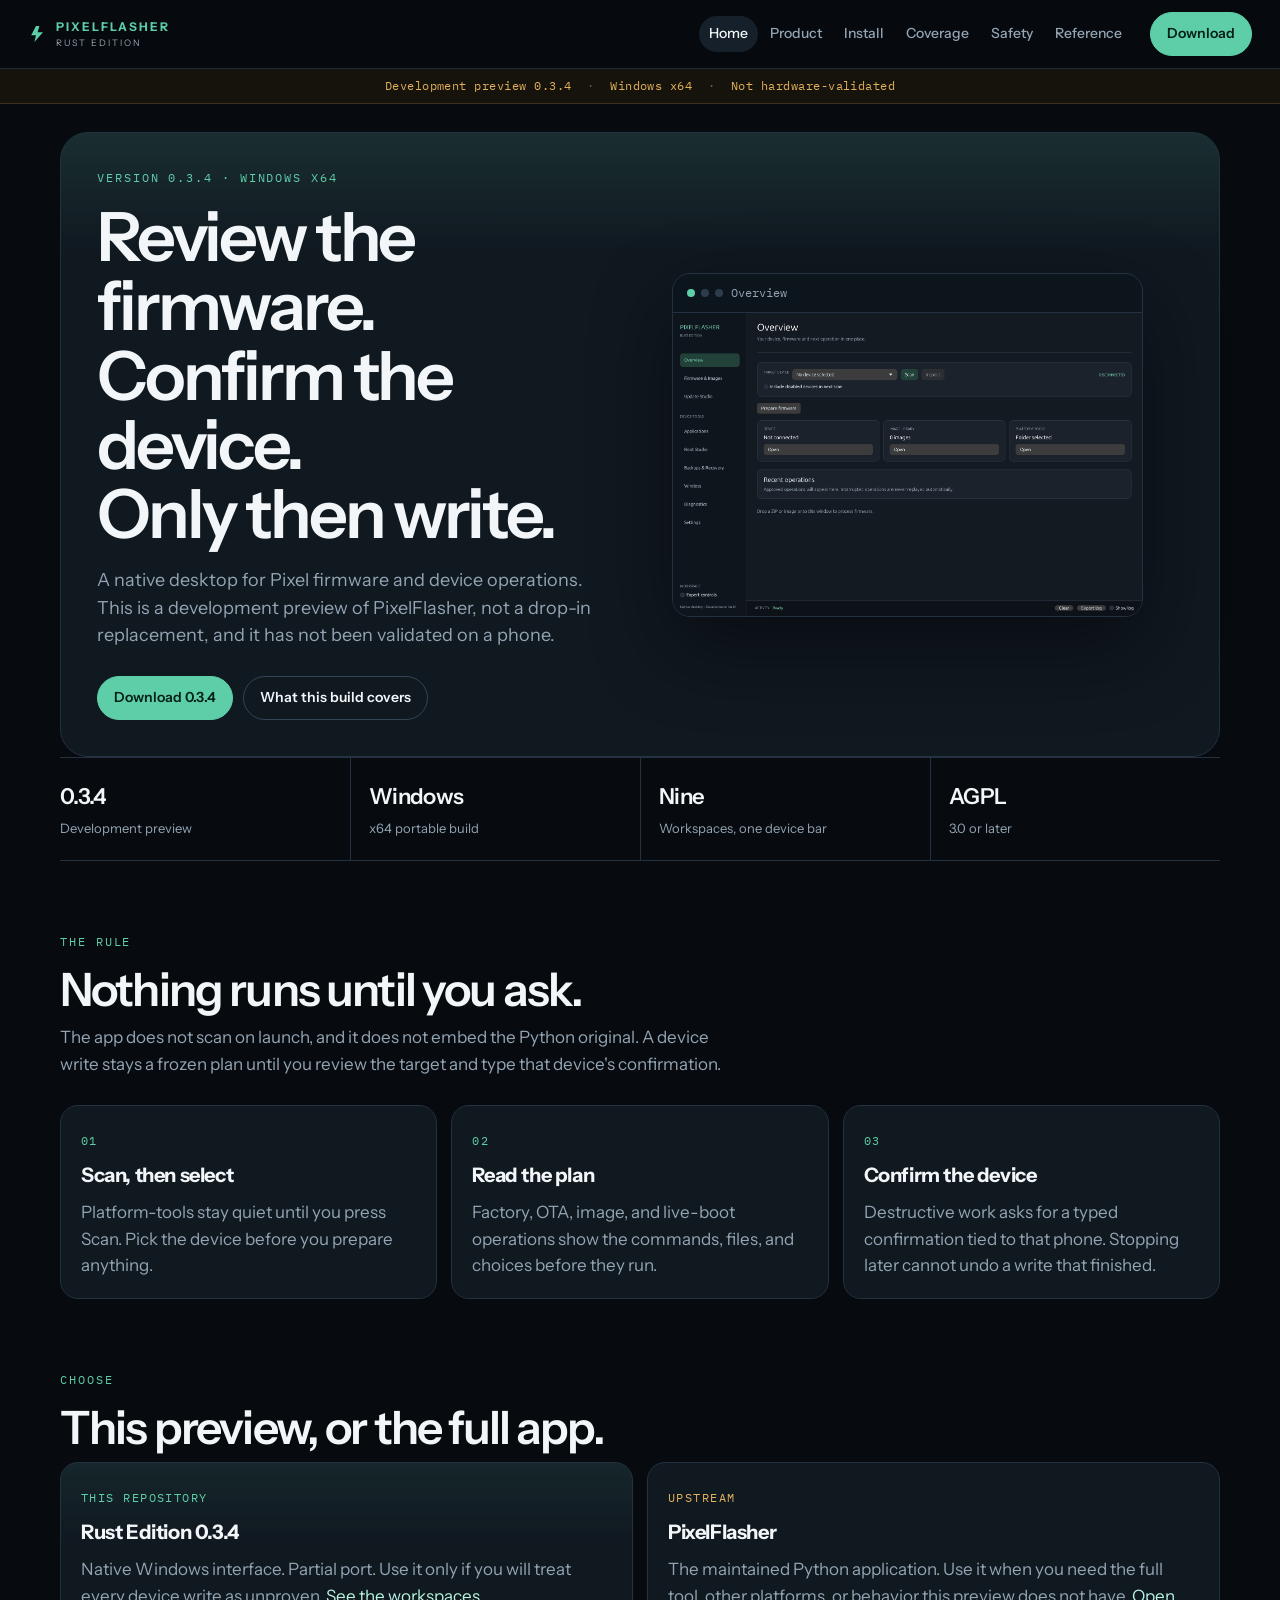
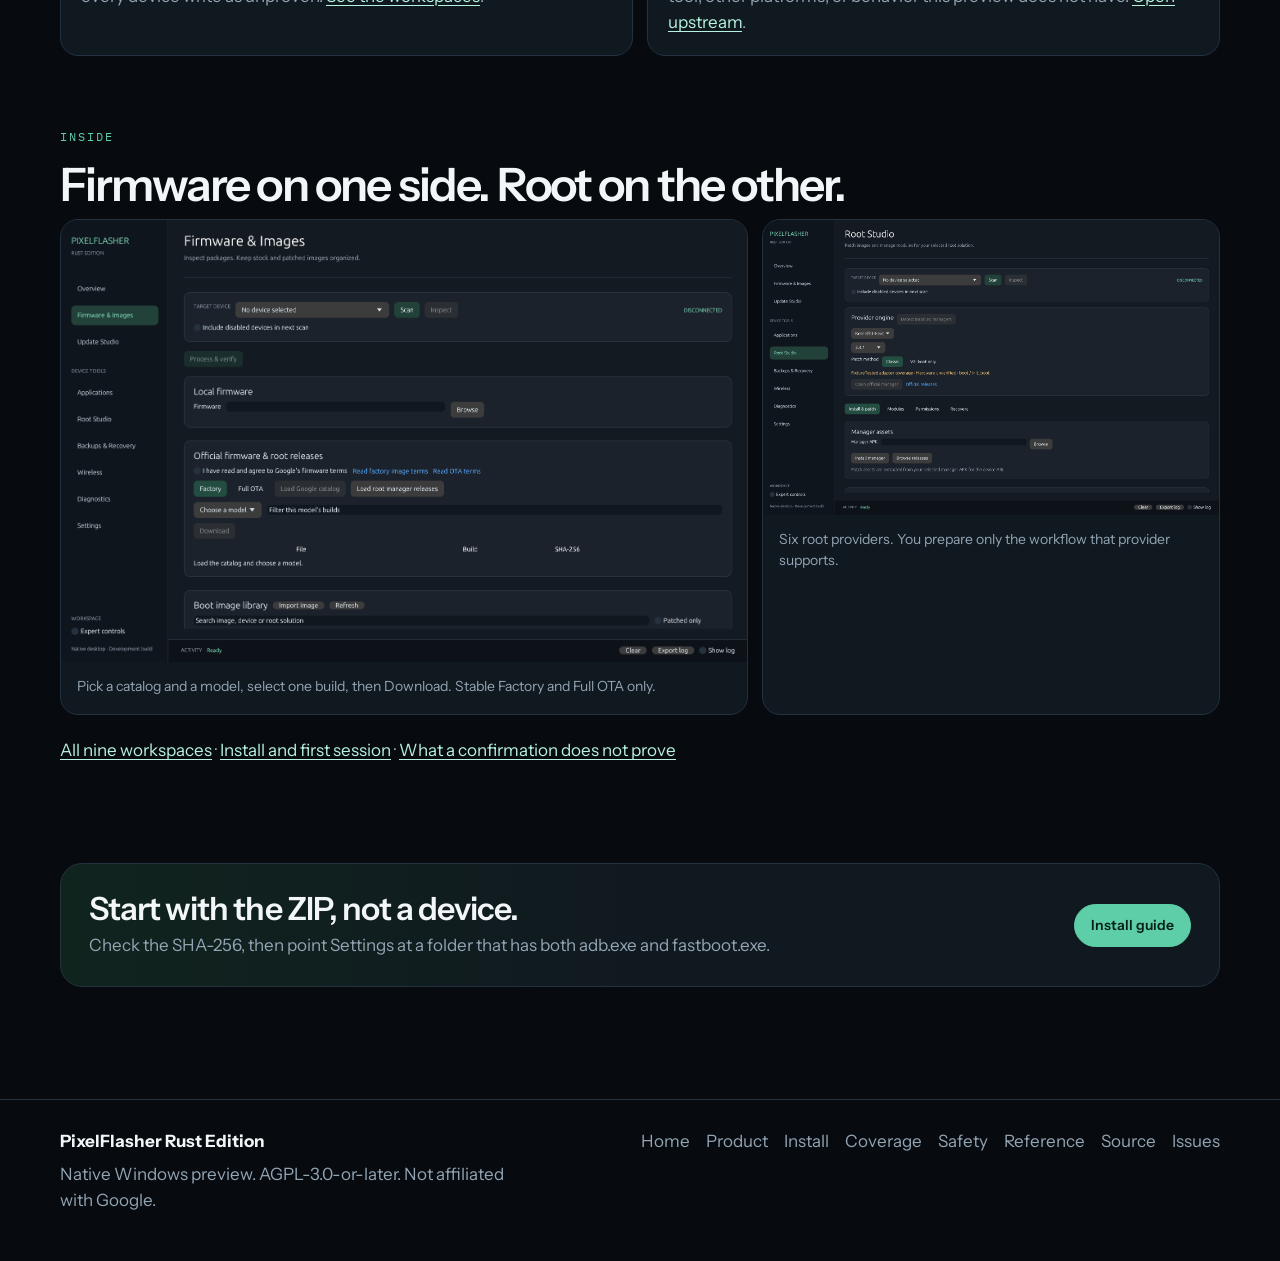
<file: docs/index.html>
<!DOCTYPE html>
<html lang="en">
<head>
  <meta charset="utf-8">
  <meta name="viewport" content="width=device-width, initial-scale=1">
  <title>PixelFlasher Rust Edition</title>
  <meta name="description" content="Native Windows preview for reviewing Pixel firmware and device operations before anything is written.">
  <meta name="theme-color" content="#070b10">
  <link rel="icon" href="favicon.svg" type="image/svg+xml">
  <link rel="preconnect" href="https://fonts.googleapis.com">
  <link rel="preconnect" href="https://fonts.gstatic.com" crossorigin>
  <link href="https://fonts.googleapis.com/css2?family=IBM+Plex+Mono:wght@400;500&family=Instrument+Sans:ital,wght@0,400;0,500;0,600;0,700;1,400&display=swap" rel="stylesheet">
  <link rel="stylesheet" href="app.css?v=3">
</head>
<body class="home">
  <a class="skip" href="#content">Skip to content</a>
  <header class="bar">
    <a class="brand" href="index.html">
      <svg width="18" height="18" viewBox="0 0 18 18" aria-hidden="true"><path d="M8 1 3.2 10.2H8L6.4 17 15 7.2H9.6L11.4 1Z" fill="#5ecea8"/></svg>
      <span><b>PIXELFLASHER</b><small>RUST EDITION</small></span>
    </a>
    <nav class="nav" aria-label="Site">
      <a href="index.html" aria-current="page">Home</a>
<a href="product.html">Product</a>
<a href="install.html">Install</a>
<a href="coverage.html">Coverage</a>
<a href="safety.html">Safety</a>
<a href="reference.html">Reference</a>
    </nav>
    <a class="btn" href="https://github.com/contactjayclatty/PixelFlasher-Rust-Edition/releases">Download</a>
  </header>
  <div class="ribbon">Development preview 0.3.4 <span>·</span> Windows x64 <span>·</span> Not hardware-validated</div>
  <main id="content">
    
<div class="wrap hero">
  <div>
    <p class="kicker">Version 0.3.4 · Windows x64</p>
    <h1>Review the firmware.<br>Confirm the device.<br>Only then write.</h1>
    <p class="lede">A native desktop for Pixel firmware and device operations. This is a development preview of PixelFlasher, not a drop-in replacement, and it has not been validated on a phone.</p>
    <div class="actions">
      <a class="btn" href="https://github.com/contactjayclatty/PixelFlasher-Rust-Edition/releases">Download 0.3.4</a>
      <a class="btn-ghost" href="coverage.html">What this build covers</a>
    </div>
  </div>
  <figure class="frame">
    <div class="frame-bar"><span class="dots" aria-hidden="true"><i></i><i></i><i></i></span> Overview</div>
    <img src="screenshots/overview.png" alt="PixelFlasher Rust Edition overview, with the device bar, Scan, and status cards">
  </figure>
</div>
<div class="wrap stats" aria-label="Release facts">
  <div class="stat"><strong>0.3.4</strong><em>Development preview</em></div>
  <div class="stat"><strong>Windows</strong><em>x64 portable build</em></div>
  <div class="stat"><strong>Nine</strong><em>Workspaces, one device bar</em></div>
  <div class="stat"><strong>AGPL</strong><em>3.0 or later</em></div>
</div>
<section class="wrap section">
  <p class="kicker">The rule</p>
  <h2>Nothing runs until you ask.</h2>
  <p class="intro">The app does not scan on launch, and it does not embed the Python original. A device write stays a frozen plan until you review the target and type that device's confirmation.</p>
  <div class="grid-3">
    <article class="card"><span class="num">01</span><h3>Scan, then select</h3><p>Platform-tools stay quiet until you press Scan. Pick the device before you prepare anything.</p></article>
    <article class="card"><span class="num">02</span><h3>Read the plan</h3><p>Factory, OTA, image, and live-boot operations show the commands, files, and choices before they run.</p></article>
    <article class="card"><span class="num">03</span><h3>Confirm the device</h3><p>Destructive work asks for a typed confirmation tied to that phone. Stopping later cannot undo a write that finished.</p></article>
  </div>
</section>
<section class="wrap section" style="padding-top:0">
  <p class="kicker">Choose</p>
  <h2>This preview, or the full app.</h2>
  <div class="split">
    <article class="choice good">
      <em>THIS REPOSITORY</em>
      <h3>Rust Edition 0.3.4</h3>
      <p>Native Windows interface. Partial port. Use it only if you will treat every device write as unproven. <a href="product.html">See the workspaces</a>.</p>
    </article>
    <article class="choice warn">
      <em>UPSTREAM</em>
      <h3>PixelFlasher</h3>
      <p>The maintained Python application. Use it when you need the full tool, other platforms, or behavior this preview does not have. <a href="https://github.com/badabing2005/PixelFlasher">Open upstream</a>.</p>
    </article>
  </div>
</section>
<section class="wrap section" style="padding-top:0">
  <p class="kicker">Inside</p>
  <h2>Firmware on one side. Root on the other.</h2>
  <div class="shots">
    <figure class="shot">
      <img src="screenshots/firmware.png" alt="Firmware and Images, with Factory and Full OTA catalog controls">
      <figcaption>Pick a catalog and a model, select one build, then Download. Stable Factory and Full OTA only.</figcaption>
    </figure>
    <figure class="shot">
      <img src="screenshots/root.png" alt="Root Studio with provider selection">
      <figcaption>Six root providers. You prepare only the workflow that provider supports.</figcaption>
    </figure>
  </div>
  <p class="intro" style="margin-top:22px"><a href="product.html">All nine workspaces</a> · <a href="install.html">Install and first session</a> · <a href="safety.html">What a confirmation does not prove</a></p>
</section>
<section class="wrap section" style="padding-top:0">
  <div class="band">
    <div>
      <h2>Start with the ZIP, not a device.</h2>
      <p>Check the SHA-256, then point Settings at a folder that has both adb.exe and fastboot.exe.</p>
    </div>
    <a class="btn" href="install.html">Install guide</a>
  </div>
</section>

  </main>
  <footer class="foot">
    <div class="wrap foot-grid">
      <div>
        <strong>PixelFlasher Rust Edition</strong>
        <p>Native Windows preview. AGPL-3.0-or-later. Not affiliated with Google.</p>
      </div>
      <div class="foot-links">
        <a href="index.html">Home</a>
        <a href="product.html">Product</a>
        <a href="install.html">Install</a>
        <a href="coverage.html">Coverage</a>
        <a href="safety.html">Safety</a>
        <a href="reference.html">Reference</a>
        <a href="https://github.com/contactjayclatty/PixelFlasher-Rust-Edition">Source</a>
        <a href="https://github.com/contactjayclatty/PixelFlasher-Rust-Edition/issues">Issues</a>
      </div>
    </div>
  </footer>
</body>
</html>
</file>
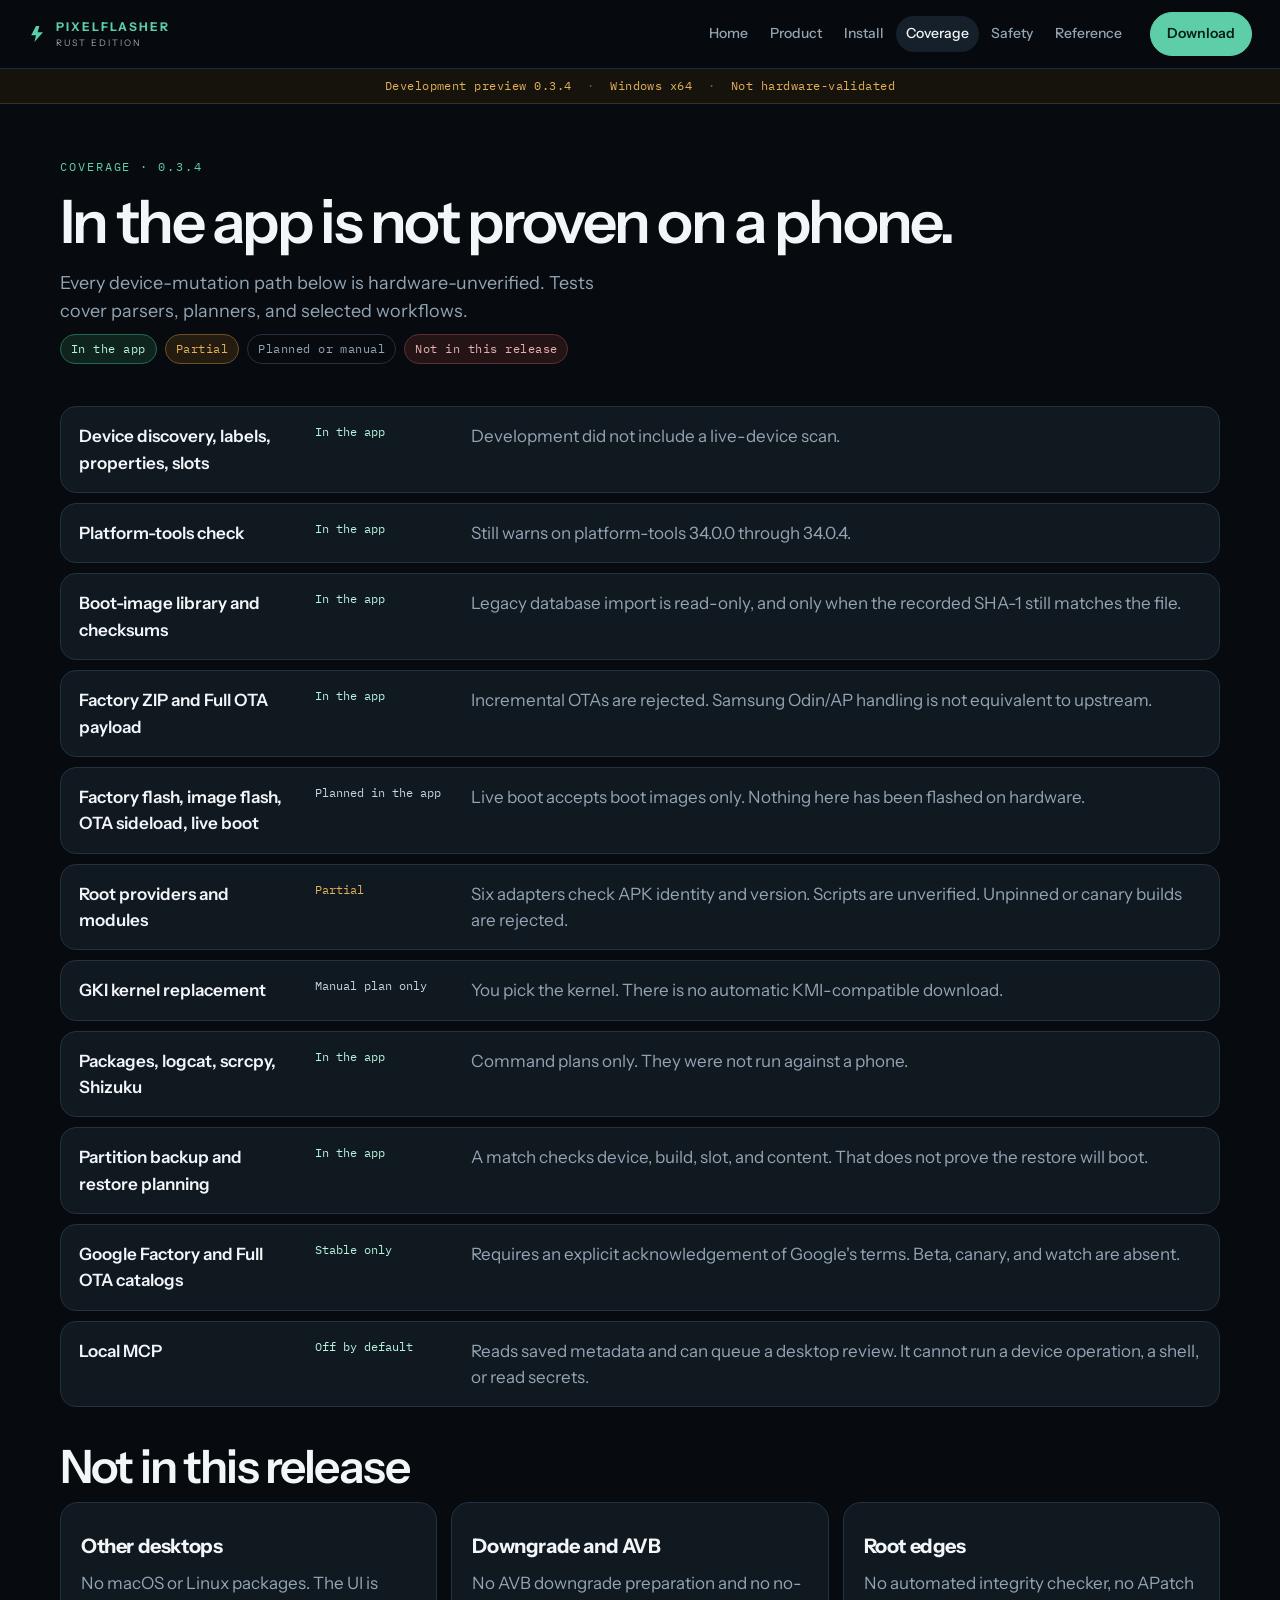
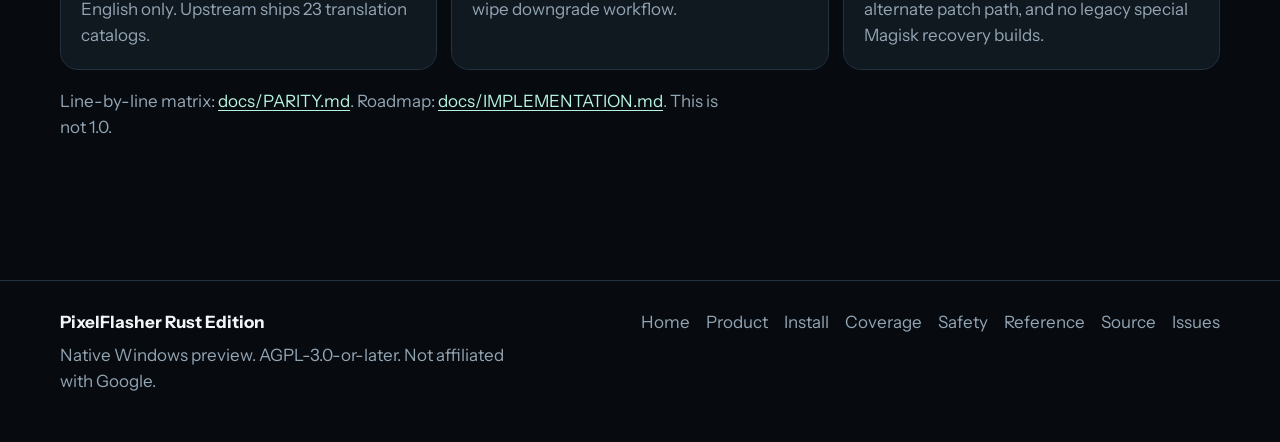
<file: docs/coverage.html>
<!DOCTYPE html>
<html lang="en">
<head>
  <meta charset="utf-8">
  <meta name="viewport" content="width=device-width, initial-scale=1">
  <title>Coverage · PixelFlasher Rust Edition</title>
  <meta name="description" content="What PixelFlasher Rust Edition 0.3.4 implements, what is partial, and what is not in this release.">
  <meta name="theme-color" content="#070b10">
  <link rel="icon" href="favicon.svg" type="image/svg+xml">
  <link rel="preconnect" href="https://fonts.googleapis.com">
  <link rel="preconnect" href="https://fonts.gstatic.com" crossorigin>
  <link href="https://fonts.googleapis.com/css2?family=IBM+Plex+Mono:wght@400;500&family=Instrument+Sans:ital,wght@0,400;0,500;0,600;0,700;1,400&display=swap" rel="stylesheet">
  <link rel="stylesheet" href="app.css?v=3">
</head>
<body class="sub">
  <a class="skip" href="#content">Skip to content</a>
  <header class="bar">
    <a class="brand" href="index.html">
      <svg width="18" height="18" viewBox="0 0 18 18" aria-hidden="true"><path d="M8 1 3.2 10.2H8L6.4 17 15 7.2H9.6L11.4 1Z" fill="#5ecea8"/></svg>
      <span><b>PIXELFLASHER</b><small>RUST EDITION</small></span>
    </a>
    <nav class="nav" aria-label="Site">
      <a href="index.html">Home</a>
<a href="product.html">Product</a>
<a href="install.html">Install</a>
<a href="coverage.html" aria-current="page">Coverage</a>
<a href="safety.html">Safety</a>
<a href="reference.html">Reference</a>
    </nav>
    <a class="btn" href="https://github.com/contactjayclatty/PixelFlasher-Rust-Edition/releases">Download</a>
  </header>
  <div class="ribbon">Development preview 0.3.4 <span>·</span> Windows x64 <span>·</span> Not hardware-validated</div>
  <main id="content">
    
<div class="wrap page">
  <p class="kicker">Coverage · 0.3.4</p>
  <h1>In the app is not proven on a phone.</h1>
  <p class="lede">Every device-mutation path below is hardware-unverified. Tests cover parsers, planners, and selected workflows.</p>
  <div class="pills">
    <span class="pill in">In the app</span>
    <span class="pill part">Partial</span>
    <span class="pill">Planned or manual</span>
    <span class="pill no">Not in this release</span>
  </div>
</div>
<section class="wrap section" style="padding-top:0">
  <div class="rows">
    <article class="row"><strong>Device discovery, labels, properties, slots</strong><span class="badge in">In the app</span><p>Development did not include a live-device scan.</p></article><article class="row"><strong>Platform-tools check</strong><span class="badge in">In the app</span><p>Still warns on platform-tools 34.0.0 through 34.0.4.</p></article><article class="row"><strong>Boot-image library and checksums</strong><span class="badge in">In the app</span><p>Legacy database import is read-only, and only when the recorded SHA-1 still matches the file.</p></article><article class="row"><strong>Factory ZIP and Full OTA payload</strong><span class="badge in">In the app</span><p>Incremental OTAs are rejected. Samsung Odin/AP handling is not equivalent to upstream.</p></article><article class="row"><strong>Factory flash, image flash, OTA sideload, live boot</strong><span class="badge plan">Planned in the app</span><p>Live boot accepts boot images only. Nothing here has been flashed on hardware.</p></article><article class="row"><strong>Root providers and modules</strong><span class="badge part">Partial</span><p>Six adapters check APK identity and version. Scripts are unverified. Unpinned or canary builds are rejected.</p></article><article class="row"><strong>GKI kernel replacement</strong><span class="badge plan">Manual plan only</span><p>You pick the kernel. There is no automatic KMI-compatible download.</p></article><article class="row"><strong>Packages, logcat, scrcpy, Shizuku</strong><span class="badge in">In the app</span><p>Command plans only. They were not run against a phone.</p></article><article class="row"><strong>Partition backup and restore planning</strong><span class="badge in">In the app</span><p>A match checks device, build, slot, and content. That does not prove the restore will boot.</p></article><article class="row"><strong>Google Factory and Full OTA catalogs</strong><span class="badge in">Stable only</span><p>Requires an explicit acknowledgement of Google's terms. Beta, canary, and watch are absent.</p></article><article class="row"><strong>Local MCP</strong><span class="badge in">Off by default</span><p>Reads saved metadata and can queue a desktop review. It cannot run a device operation, a shell, or read secrets.</p></article>
  </div>
  <h2 style="margin-top:36px">Not in this release</h2>
  <div class="grid-3">
    <article class="card"><h3>Other desktops</h3><p>No macOS or Linux packages. The UI is English only. Upstream ships 23 translation catalogs.</p></article>
    <article class="card"><h3>Downgrade and AVB</h3><p>No AVB downgrade preparation and no no-wipe downgrade workflow.</p></article>
    <article class="card"><h3>Root edges</h3><p>No automated integrity checker, no APatch alternate patch path, and no legacy special Magisk recovery builds.</p></article>
  </div>
  <p class="intro" style="margin-top:18px">Line-by-line matrix: <a href="https://github.com/contactjayclatty/PixelFlasher-Rust-Edition/blob/main/docs/PARITY.md">docs/PARITY.md</a>. Roadmap: <a href="https://github.com/contactjayclatty/PixelFlasher-Rust-Edition/blob/main/docs/IMPLEMENTATION.md">docs/IMPLEMENTATION.md</a>. This is not 1.0.</p>
</section>

  </main>
  <footer class="foot">
    <div class="wrap foot-grid">
      <div>
        <strong>PixelFlasher Rust Edition</strong>
        <p>Native Windows preview. AGPL-3.0-or-later. Not affiliated with Google.</p>
      </div>
      <div class="foot-links">
        <a href="index.html">Home</a>
        <a href="product.html">Product</a>
        <a href="install.html">Install</a>
        <a href="coverage.html">Coverage</a>
        <a href="safety.html">Safety</a>
        <a href="reference.html">Reference</a>
        <a href="https://github.com/contactjayclatty/PixelFlasher-Rust-Edition">Source</a>
        <a href="https://github.com/contactjayclatty/PixelFlasher-Rust-Edition/issues">Issues</a>
      </div>
    </div>
  </footer>
</body>
</html>
</file>
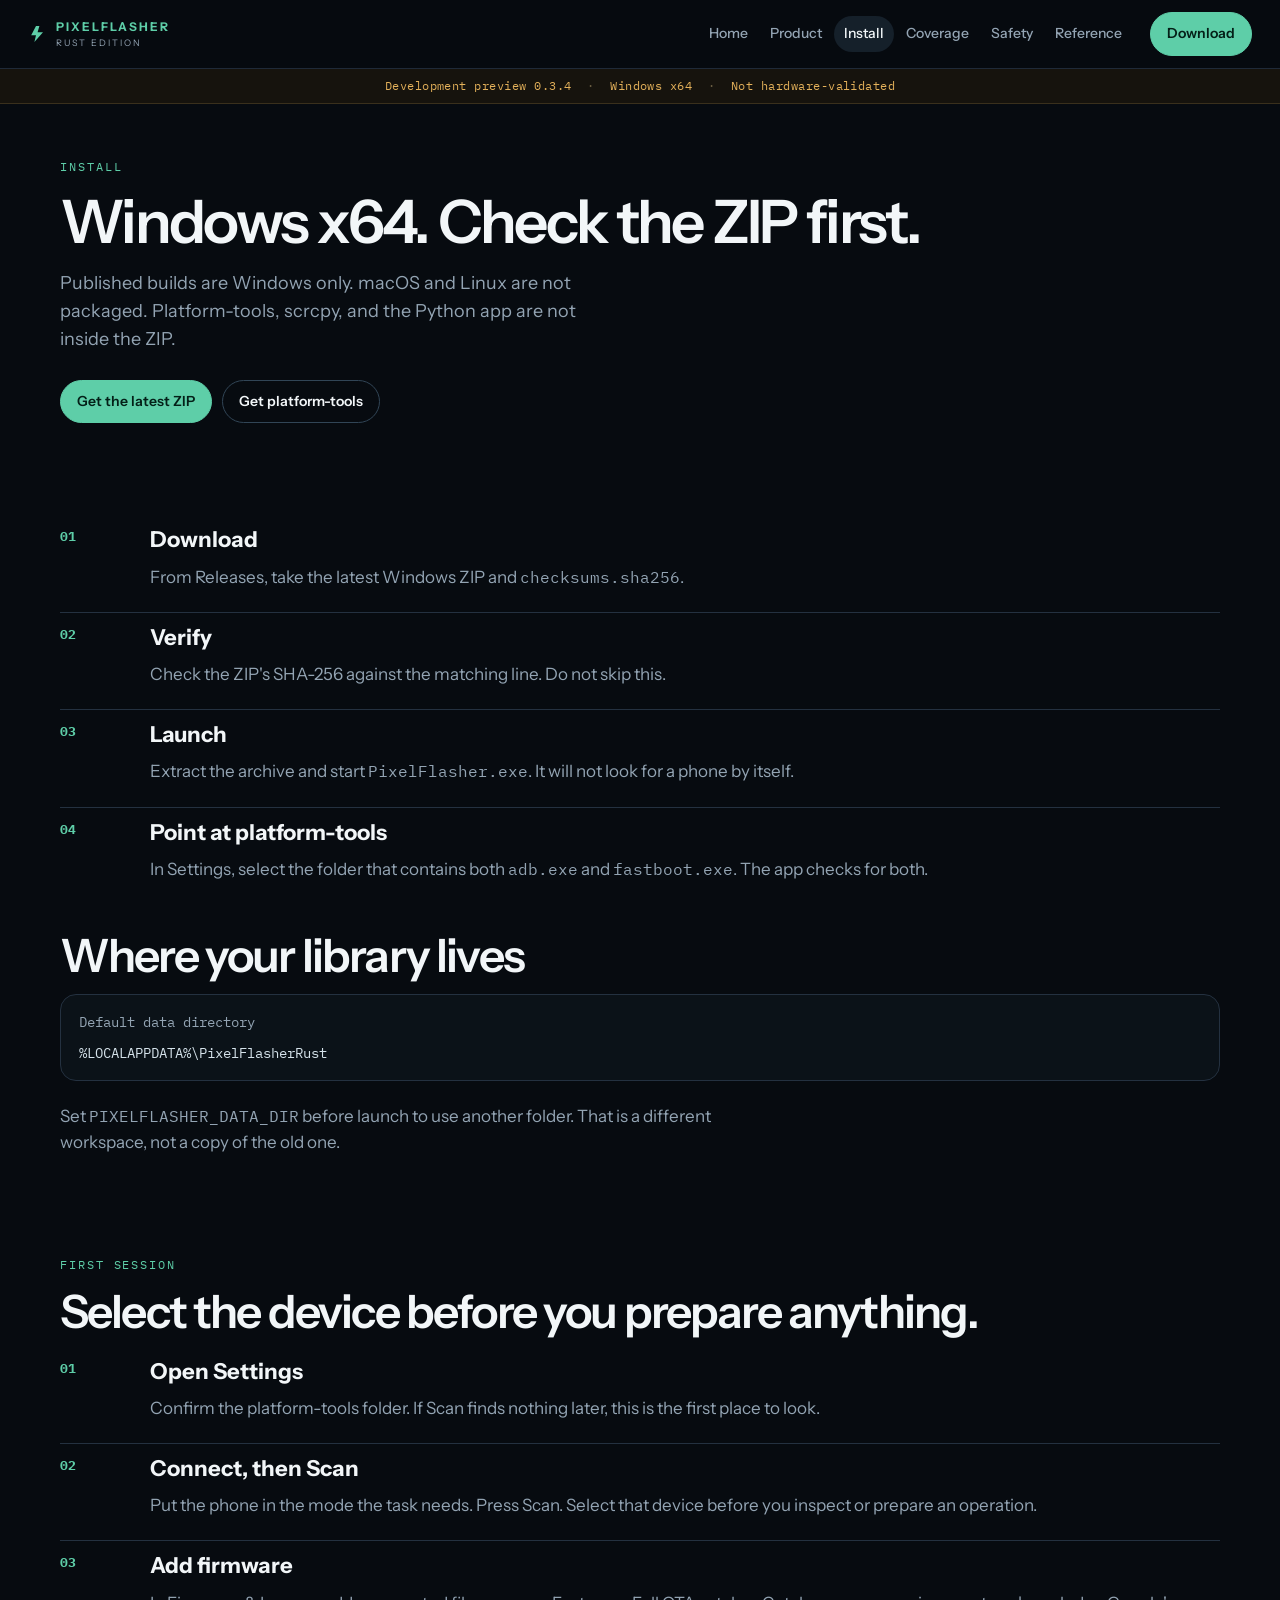
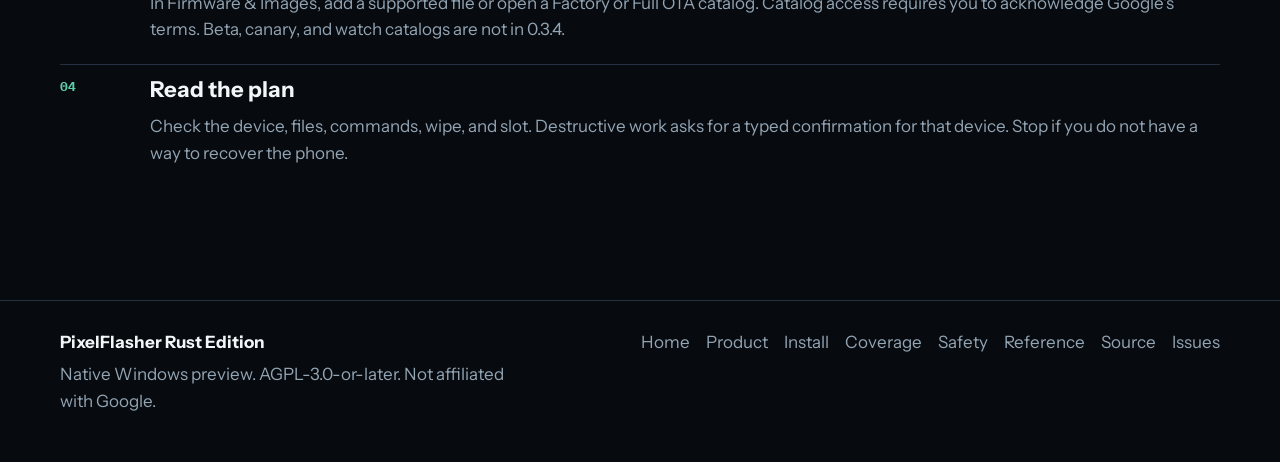
<file: docs/install.html>
<!DOCTYPE html>
<html lang="en">
<head>
  <meta charset="utf-8">
  <meta name="viewport" content="width=device-width, initial-scale=1">
  <title>Install · PixelFlasher Rust Edition</title>
  <meta name="description" content="Install the Windows x64 preview of PixelFlasher Rust Edition and run a first session without scanning until you ask.">
  <meta name="theme-color" content="#070b10">
  <link rel="icon" href="favicon.svg" type="image/svg+xml">
  <link rel="preconnect" href="https://fonts.googleapis.com">
  <link rel="preconnect" href="https://fonts.gstatic.com" crossorigin>
  <link href="https://fonts.googleapis.com/css2?family=IBM+Plex+Mono:wght@400;500&family=Instrument+Sans:ital,wght@0,400;0,500;0,600;0,700;1,400&display=swap" rel="stylesheet">
  <link rel="stylesheet" href="app.css?v=3">
</head>
<body class="sub">
  <a class="skip" href="#content">Skip to content</a>
  <header class="bar">
    <a class="brand" href="index.html">
      <svg width="18" height="18" viewBox="0 0 18 18" aria-hidden="true"><path d="M8 1 3.2 10.2H8L6.4 17 15 7.2H9.6L11.4 1Z" fill="#5ecea8"/></svg>
      <span><b>PIXELFLASHER</b><small>RUST EDITION</small></span>
    </a>
    <nav class="nav" aria-label="Site">
      <a href="index.html">Home</a>
<a href="product.html">Product</a>
<a href="install.html" aria-current="page">Install</a>
<a href="coverage.html">Coverage</a>
<a href="safety.html">Safety</a>
<a href="reference.html">Reference</a>
    </nav>
    <a class="btn" href="https://github.com/contactjayclatty/PixelFlasher-Rust-Edition/releases">Download</a>
  </header>
  <div class="ribbon">Development preview 0.3.4 <span>·</span> Windows x64 <span>·</span> Not hardware-validated</div>
  <main id="content">
    
<div class="wrap page">
  <p class="kicker">Install</p>
  <h1>Windows x64. Check the ZIP first.</h1>
  <p class="lede">Published builds are Windows only. macOS and Linux are not packaged. Platform-tools, scrcpy, and the Python app are not inside the ZIP.</p>
  <div class="actions">
    <a class="btn" href="https://github.com/contactjayclatty/PixelFlasher-Rust-Edition/releases">Get the latest ZIP</a>
    <a class="btn-ghost" href="https://developer.android.com/tools/releases/platform-tools">Get platform-tools</a>
  </div>
</div>
<section class="wrap section">
  <ol class="timeline">
    <li><b>01</b><div><h3>Download</h3><p>From Releases, take the latest Windows ZIP and <code>checksums.sha256</code>.</p></div></li>
    <li class="rule"><b>02</b><div><h3>Verify</h3><p>Check the ZIP's SHA-256 against the matching line. Do not skip this.</p></div></li>
    <li class="rule"><b>03</b><div><h3>Launch</h3><p>Extract the archive and start <code>PixelFlasher.exe</code>. It will not look for a phone by itself.</p></div></li>
    <li class="rule"><b>04</b><div><h3>Point at platform-tools</h3><p>In Settings, select the folder that contains both <code>adb.exe</code> and <code>fastboot.exe</code>. The app checks for both.</p></div></li>
  </ol>
  <h2 style="margin-top:28px">Where your library lives</h2>
  <pre><span class="label">Default data directory</span>%LOCALAPPDATA%\PixelFlasherRust</pre>
  <p class="intro">Set <code>PIXELFLASHER_DATA_DIR</code> before launch to use another folder. That is a different workspace, not a copy of the old one.</p>
</section>
<section class="wrap section" style="padding-top:0">
  <p class="kicker">First session</p>
  <h2>Select the device before you prepare anything.</h2>
  <ol class="timeline">
    <li><b>01</b><div><h3>Open Settings</h3><p>Confirm the platform-tools folder. If Scan finds nothing later, this is the first place to look.</p></div></li>
    <li class="rule"><b>02</b><div><h3>Connect, then Scan</h3><p>Put the phone in the mode the task needs. Press Scan. Select that device before you inspect or prepare an operation.</p></div></li>
    <li class="rule"><b>03</b><div><h3>Add firmware</h3><p>In Firmware & Images, add a supported file or open a Factory or Full OTA catalog. Catalog access requires you to acknowledge Google's terms. Beta, canary, and watch catalogs are not in 0.3.4.</p></div></li>
    <li class="rule"><b>04</b><div><h3>Read the plan</h3><p>Check the device, files, commands, wipe, and slot. Destructive work asks for a typed confirmation for that device. Stop if you do not have a way to recover the phone.</p></div></li>
  </ol>
</section>

  </main>
  <footer class="foot">
    <div class="wrap foot-grid">
      <div>
        <strong>PixelFlasher Rust Edition</strong>
        <p>Native Windows preview. AGPL-3.0-or-later. Not affiliated with Google.</p>
      </div>
      <div class="foot-links">
        <a href="index.html">Home</a>
        <a href="product.html">Product</a>
        <a href="install.html">Install</a>
        <a href="coverage.html">Coverage</a>
        <a href="safety.html">Safety</a>
        <a href="reference.html">Reference</a>
        <a href="https://github.com/contactjayclatty/PixelFlasher-Rust-Edition">Source</a>
        <a href="https://github.com/contactjayclatty/PixelFlasher-Rust-Edition/issues">Issues</a>
      </div>
    </div>
  </footer>
</body>
</html>
</file>
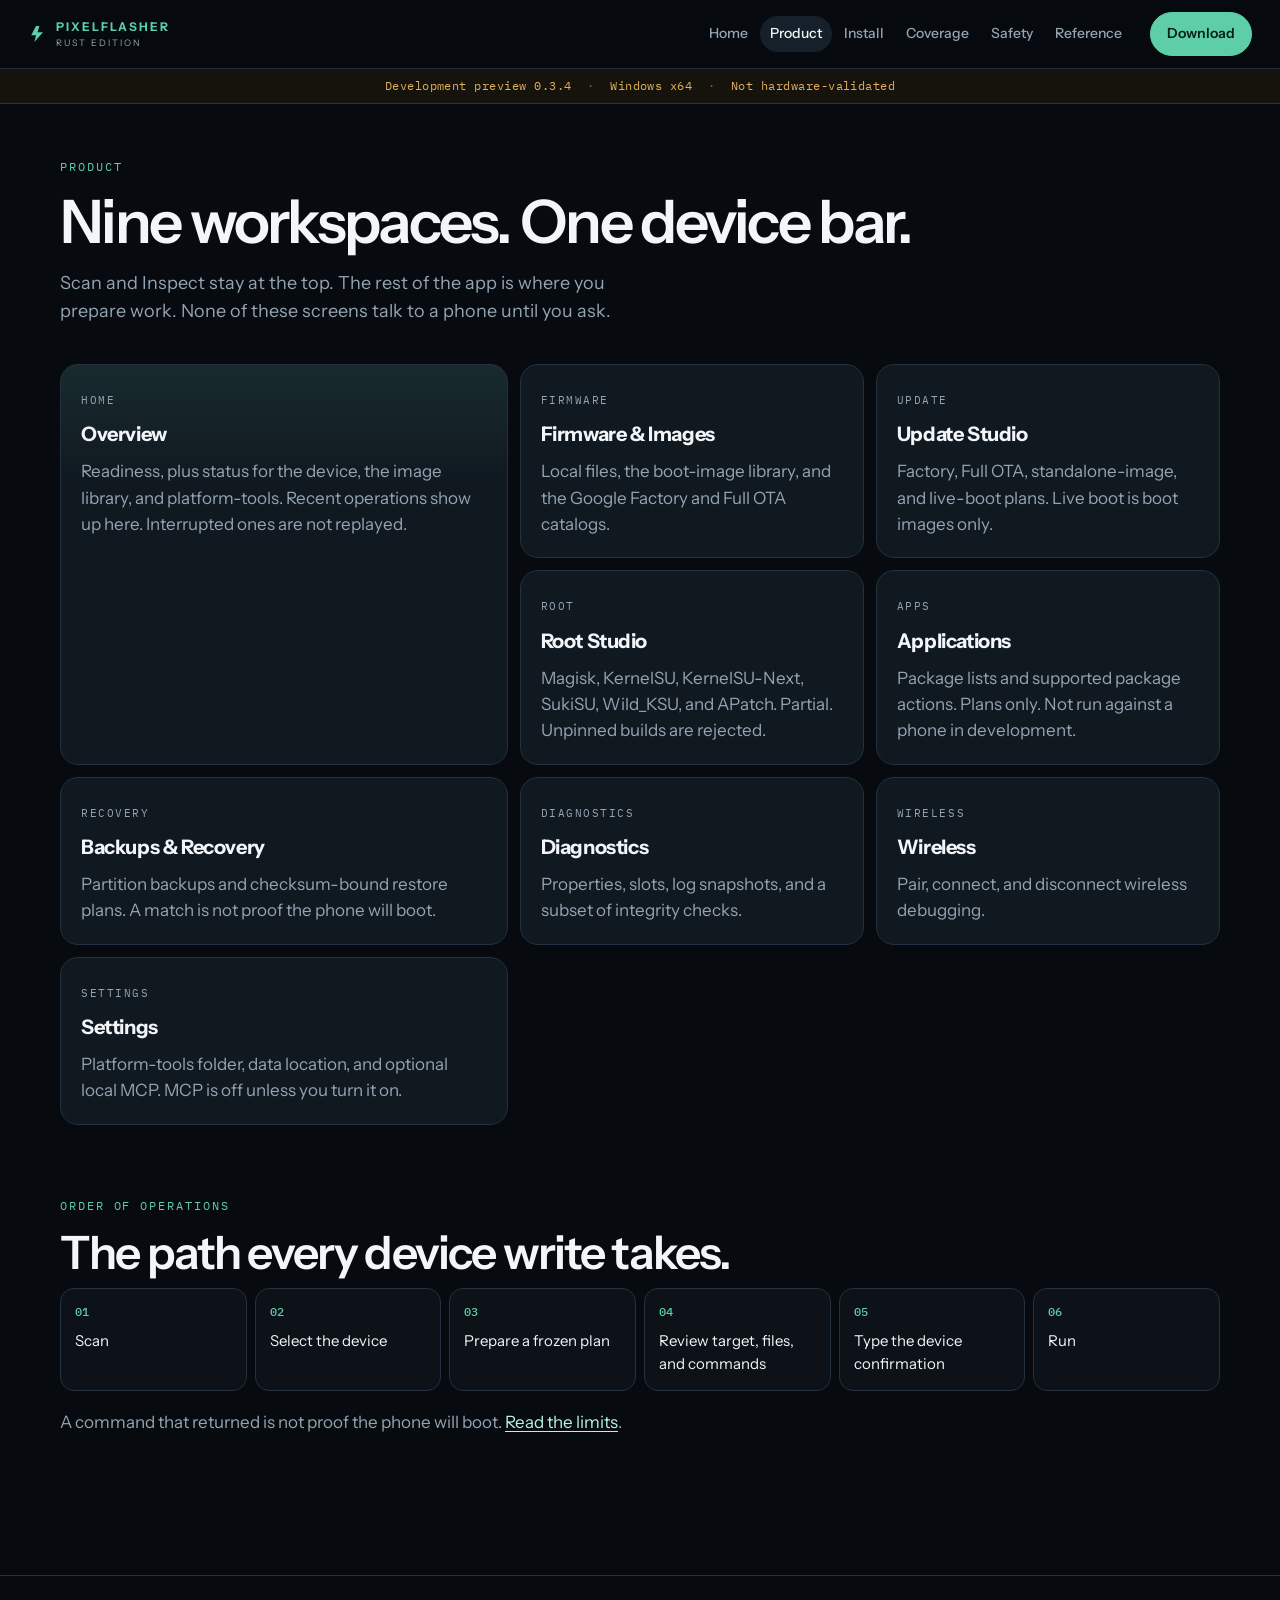
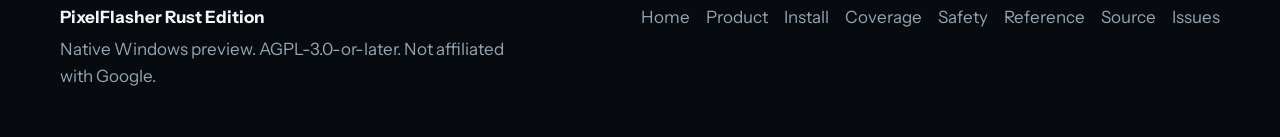
<file: docs/product.html>
<!DOCTYPE html>
<html lang="en">
<head>
  <meta charset="utf-8">
  <meta name="viewport" content="width=device-width, initial-scale=1">
  <title>Product · PixelFlasher Rust Edition</title>
  <meta name="description" content="Nine workspaces in PixelFlasher Rust Edition 0.3.4: Overview, firmware, update, root, apps, backups, diagnostics, wireless, and settings.">
  <meta name="theme-color" content="#070b10">
  <link rel="icon" href="favicon.svg" type="image/svg+xml">
  <link rel="preconnect" href="https://fonts.googleapis.com">
  <link rel="preconnect" href="https://fonts.gstatic.com" crossorigin>
  <link href="https://fonts.googleapis.com/css2?family=IBM+Plex+Mono:wght@400;500&family=Instrument+Sans:ital,wght@0,400;0,500;0,600;0,700;1,400&display=swap" rel="stylesheet">
  <link rel="stylesheet" href="app.css?v=3">
</head>
<body class="sub">
  <a class="skip" href="#content">Skip to content</a>
  <header class="bar">
    <a class="brand" href="index.html">
      <svg width="18" height="18" viewBox="0 0 18 18" aria-hidden="true"><path d="M8 1 3.2 10.2H8L6.4 17 15 7.2H9.6L11.4 1Z" fill="#5ecea8"/></svg>
      <span><b>PIXELFLASHER</b><small>RUST EDITION</small></span>
    </a>
    <nav class="nav" aria-label="Site">
      <a href="index.html">Home</a>
<a href="product.html" aria-current="page">Product</a>
<a href="install.html">Install</a>
<a href="coverage.html">Coverage</a>
<a href="safety.html">Safety</a>
<a href="reference.html">Reference</a>
    </nav>
    <a class="btn" href="https://github.com/contactjayclatty/PixelFlasher-Rust-Edition/releases">Download</a>
  </header>
  <div class="ribbon">Development preview 0.3.4 <span>·</span> Windows x64 <span>·</span> Not hardware-validated</div>
  <main id="content">
    
<div class="wrap page">
  <p class="kicker">Product</p>
  <h1>Nine workspaces. One device bar.</h1>
  <p class="lede">Scan and Inspect stay at the top. The rest of the app is where you prepare work. None of these screens talk to a phone until you ask.</p>
</div>
<section class="wrap section" style="padding-top:10px">
  <div class="bento">
    <article class="ws feature">
      <span class="tag">HOME</span>
      <h3>Overview</h3>
      <p>Readiness, plus status for the device, the image library, and platform-tools. Recent operations show up here. Interrupted ones are not replayed.</p>
    </article>
    <article class="ws"><span class="tag">FIRMWARE</span><h3>Firmware & Images</h3><p>Local files, the boot-image library, and the Google Factory and Full OTA catalogs.</p></article>
    <article class="ws"><span class="tag">UPDATE</span><h3>Update Studio</h3><p>Factory, Full OTA, standalone-image, and live-boot plans. Live boot is boot images only.</p></article>
    <article class="ws"><span class="tag">ROOT</span><h3>Root Studio</h3><p>Magisk, KernelSU, KernelSU-Next, SukiSU, Wild_KSU, and APatch. Partial. Unpinned builds are rejected.</p></article>
    <article class="ws"><span class="tag">APPS</span><h3>Applications</h3><p>Package lists and supported package actions. Plans only. Not run against a phone in development.</p></article>
    <article class="ws"><span class="tag">RECOVERY</span><h3>Backups & Recovery</h3><p>Partition backups and checksum-bound restore plans. A match is not proof the phone will boot.</p></article>
    <article class="ws"><span class="tag">DIAGNOSTICS</span><h3>Diagnostics</h3><p>Properties, slots, log snapshots, and a subset of integrity checks.</p></article>
    <article class="ws"><span class="tag">WIRELESS</span><h3>Wireless</h3><p>Pair, connect, and disconnect wireless debugging.</p></article>
    <article class="ws"><span class="tag">SETTINGS</span><h3>Settings</h3><p>Platform-tools folder, data location, and optional local MCP. MCP is off unless you turn it on.</p></article>
  </div>
</section>
<section class="wrap section" style="padding-top:0">
  <p class="kicker">Order of operations</p>
  <h2>The path every device write takes.</h2>
  <div class="flow">
    <div><b>01</b><span>Scan</span></div>
    <div><b>02</b><span>Select the device</span></div>
    <div><b>03</b><span>Prepare a frozen plan</span></div>
    <div><b>04</b><span>Review target, files, and commands</span></div>
    <div><b>05</b><span>Type the device confirmation</span></div>
    <div><b>06</b><span>Run</span></div>
  </div>
  <p class="intro" style="margin-top:18px">A command that returned is not proof the phone will boot. <a href="safety.html">Read the limits</a>.</p>
</section>

  </main>
  <footer class="foot">
    <div class="wrap foot-grid">
      <div>
        <strong>PixelFlasher Rust Edition</strong>
        <p>Native Windows preview. AGPL-3.0-or-later. Not affiliated with Google.</p>
      </div>
      <div class="foot-links">
        <a href="index.html">Home</a>
        <a href="product.html">Product</a>
        <a href="install.html">Install</a>
        <a href="coverage.html">Coverage</a>
        <a href="safety.html">Safety</a>
        <a href="reference.html">Reference</a>
        <a href="https://github.com/contactjayclatty/PixelFlasher-Rust-Edition">Source</a>
        <a href="https://github.com/contactjayclatty/PixelFlasher-Rust-Edition/issues">Issues</a>
      </div>
    </div>
  </footer>
</body>
</html>
</file>
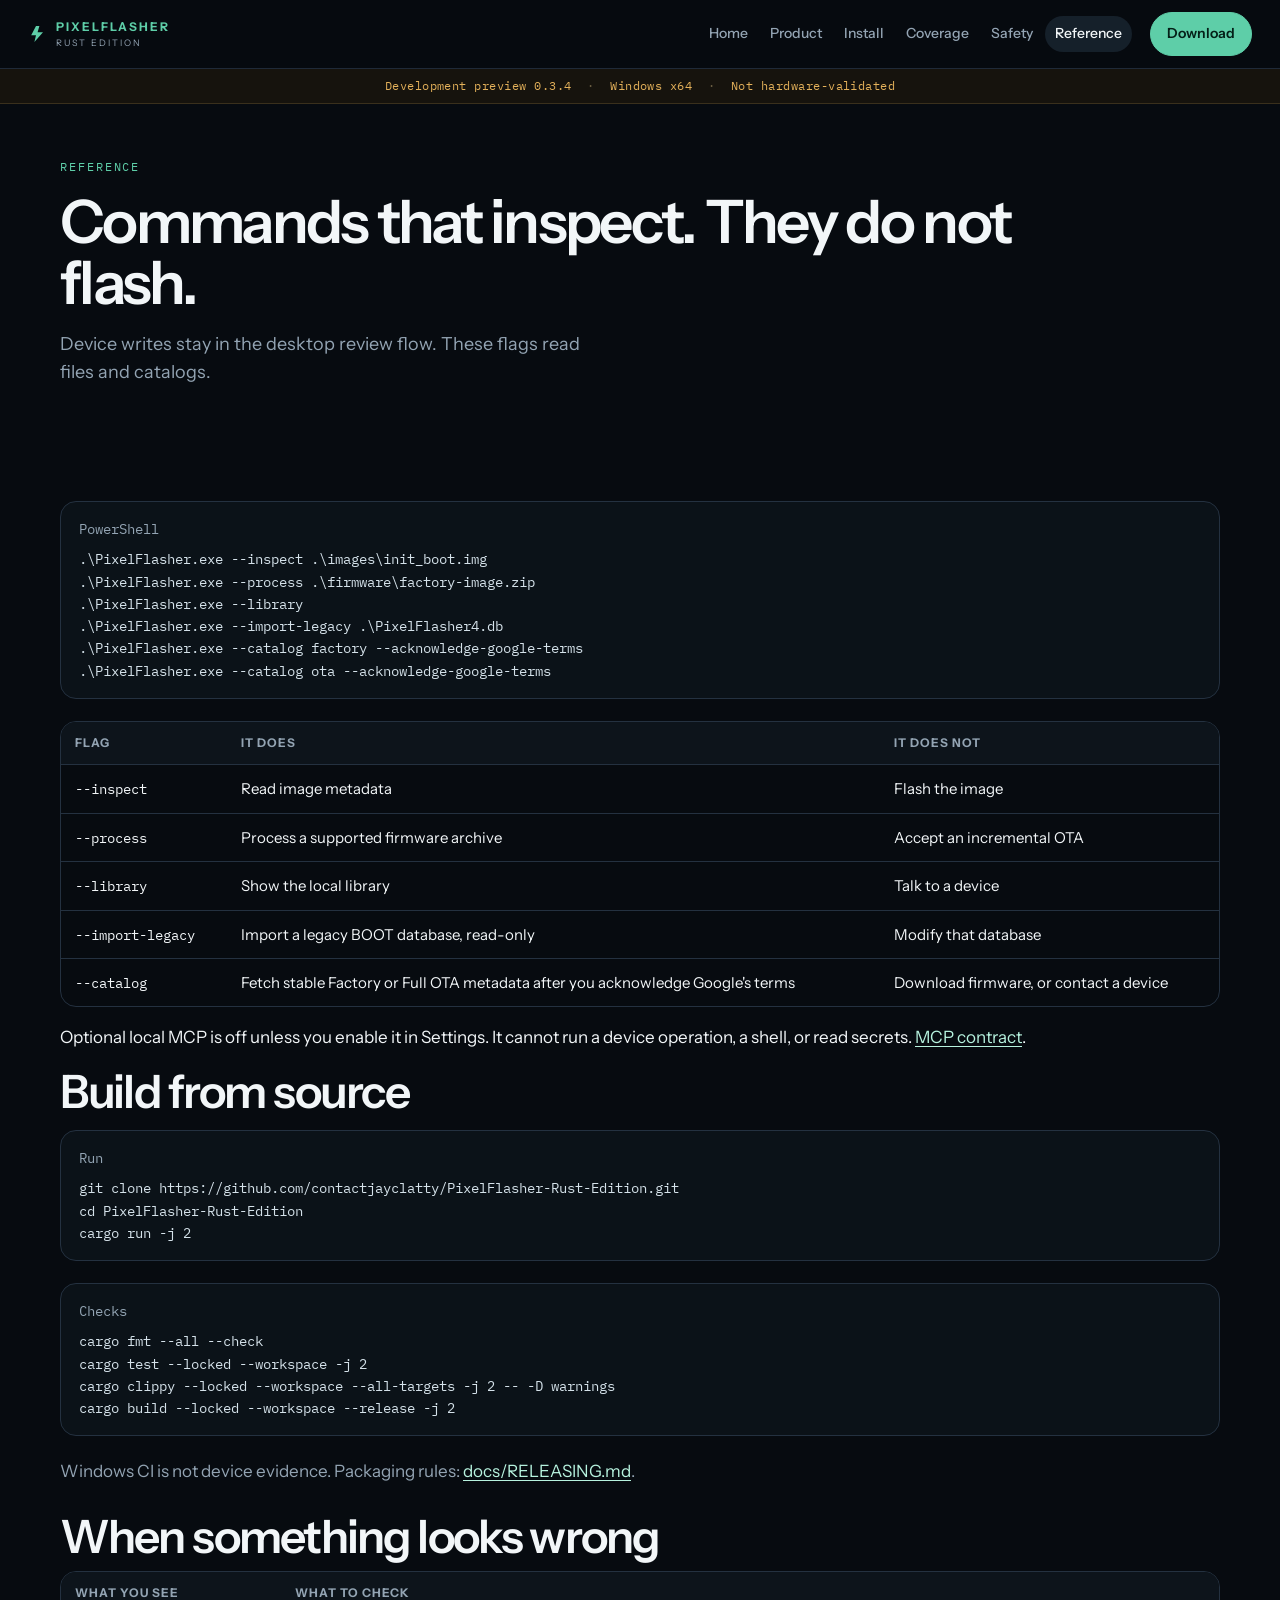
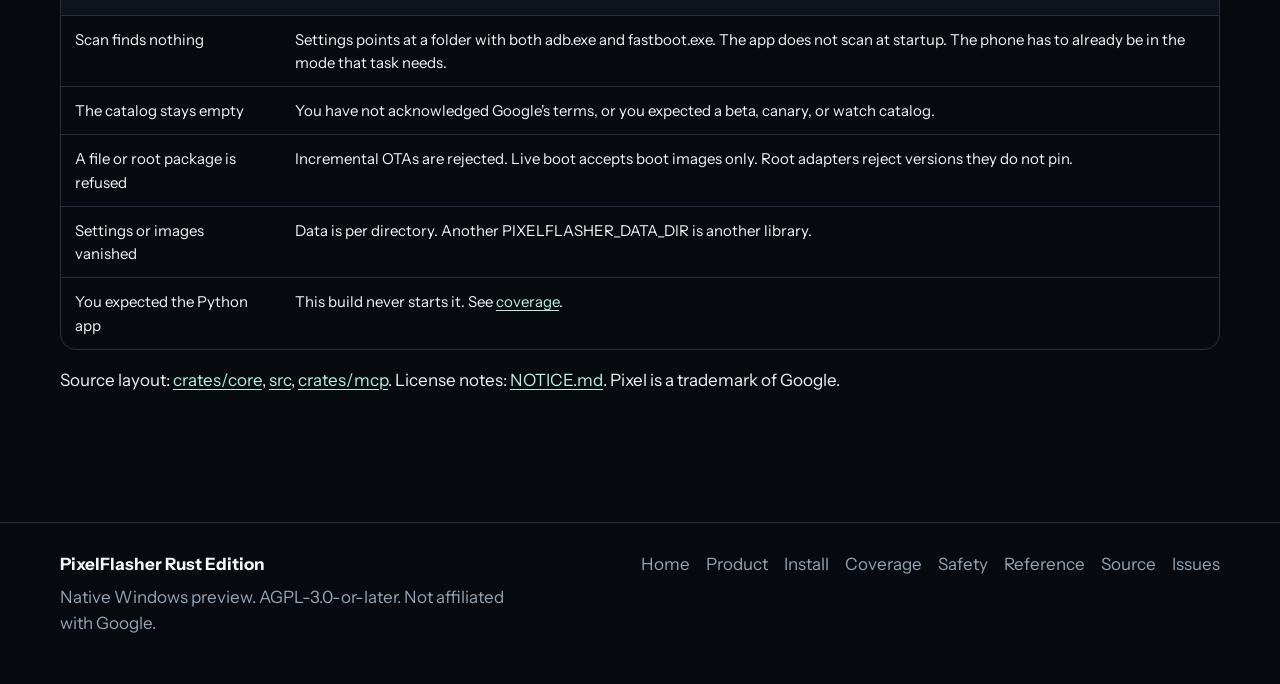
<file: docs/reference.html>
<!DOCTYPE html>
<html lang="en">
<head>
  <meta charset="utf-8">
  <meta name="viewport" content="width=device-width, initial-scale=1">
  <title>Reference · PixelFlasher Rust Edition</title>
  <meta name="description" content="Command-line flags, build steps, and fixes for PixelFlasher Rust Edition. These commands do not flash.">
  <meta name="theme-color" content="#070b10">
  <link rel="icon" href="favicon.svg" type="image/svg+xml">
  <link rel="preconnect" href="https://fonts.googleapis.com">
  <link rel="preconnect" href="https://fonts.gstatic.com" crossorigin>
  <link href="https://fonts.googleapis.com/css2?family=IBM+Plex+Mono:wght@400;500&family=Instrument+Sans:ital,wght@0,400;0,500;0,600;0,700;1,400&display=swap" rel="stylesheet">
  <link rel="stylesheet" href="app.css?v=3">
</head>
<body class="sub">
  <a class="skip" href="#content">Skip to content</a>
  <header class="bar">
    <a class="brand" href="index.html">
      <svg width="18" height="18" viewBox="0 0 18 18" aria-hidden="true"><path d="M8 1 3.2 10.2H8L6.4 17 15 7.2H9.6L11.4 1Z" fill="#5ecea8"/></svg>
      <span><b>PIXELFLASHER</b><small>RUST EDITION</small></span>
    </a>
    <nav class="nav" aria-label="Site">
      <a href="index.html">Home</a>
<a href="product.html">Product</a>
<a href="install.html">Install</a>
<a href="coverage.html">Coverage</a>
<a href="safety.html">Safety</a>
<a href="reference.html" aria-current="page">Reference</a>
    </nav>
    <a class="btn" href="https://github.com/contactjayclatty/PixelFlasher-Rust-Edition/releases">Download</a>
  </header>
  <div class="ribbon">Development preview 0.3.4 <span>·</span> Windows x64 <span>·</span> Not hardware-validated</div>
  <main id="content">
    
<div class="wrap page">
  <p class="kicker">Reference</p>
  <h1>Commands that inspect. They do not flash.</h1>
  <p class="lede">Device writes stay in the desktop review flow. These flags read files and catalogs.</p>
</div>
<section class="wrap section">
  <pre><span class="label">PowerShell</span>.\PixelFlasher.exe --inspect .\images\init_boot.img
.\PixelFlasher.exe --process .\firmware\factory-image.zip
.\PixelFlasher.exe --library
.\PixelFlasher.exe --import-legacy .\PixelFlasher4.db
.\PixelFlasher.exe --catalog factory --acknowledge-google-terms
.\PixelFlasher.exe --catalog ota --acknowledge-google-terms</pre>
  <div class="table-wrap">
    <table>
      <thead><tr><th>Flag</th><th>It does</th><th>It does not</th></tr></thead>
      <tbody>
        <tr><td><code>--inspect</code></td><td>Read image metadata</td><td>Flash the image</td></tr>
        <tr><td><code>--process</code></td><td>Process a supported firmware archive</td><td>Accept an incremental OTA</td></tr>
        <tr><td><code>--library</code></td><td>Show the local library</td><td>Talk to a device</td></tr>
        <tr><td><code>--import-legacy</code></td><td>Import a legacy BOOT database, read-only</td><td>Modify that database</td></tr>
        <tr><td><code>--catalog</code></td><td>Fetch stable Factory or Full OTA metadata after you acknowledge Google's terms</td><td>Download firmware, or contact a device</td></tr>
      </tbody>
    </table>
  </div>
  <p>Optional local MCP is off unless you enable it in Settings. It cannot run a device operation, a shell, or read secrets. <a href="https://github.com/contactjayclatty/PixelFlasher-Rust-Edition/blob/main/docs/MCP.md">MCP contract</a>.</p>
  <h2>Build from source</h2>
  <pre><span class="label">Run</span>git clone https://github.com/contactjayclatty/PixelFlasher-Rust-Edition.git
cd PixelFlasher-Rust-Edition
cargo run -j 2</pre>
  <pre><span class="label">Checks</span>cargo fmt --all --check
cargo test --locked --workspace -j 2
cargo clippy --locked --workspace --all-targets -j 2 -- -D warnings
cargo build --locked --workspace --release -j 2</pre>
  <p class="intro">Windows CI is not device evidence. Packaging rules: <a href="https://github.com/contactjayclatty/PixelFlasher-Rust-Edition/blob/main/docs/RELEASING.md">docs/RELEASING.md</a>.</p>
  <h2>When something looks wrong</h2>
  <div class="table-wrap">
    <table>
      <thead><tr><th>What you see</th><th>What to check</th></tr></thead>
      <tbody>
        <tr><td>Scan finds nothing</td><td>Settings points at a folder with both adb.exe and fastboot.exe. The app does not scan at startup. The phone has to already be in the mode that task needs.</td></tr>
        <tr><td>The catalog stays empty</td><td>You have not acknowledged Google's terms, or you expected a beta, canary, or watch catalog.</td></tr>
        <tr><td>A file or root package is refused</td><td>Incremental OTAs are rejected. Live boot accepts boot images only. Root adapters reject versions they do not pin.</td></tr>
        <tr><td>Settings or images vanished</td><td>Data is per directory. Another PIXELFLASHER_DATA_DIR is another library.</td></tr>
        <tr><td>You expected the Python app</td><td>This build never starts it. See <a href="coverage.html">coverage</a>.</td></tr>
      </tbody>
    </table>
  </div>
  <p>Source layout: <a href="https://github.com/contactjayclatty/PixelFlasher-Rust-Edition/tree/main/crates/core">crates/core</a>, <a href="https://github.com/contactjayclatty/PixelFlasher-Rust-Edition/tree/main/src">src</a>, <a href="https://github.com/contactjayclatty/PixelFlasher-Rust-Edition/tree/main/crates/mcp">crates/mcp</a>. License notes: <a href="https://github.com/contactjayclatty/PixelFlasher-Rust-Edition/blob/main/NOTICE.md">NOTICE.md</a>. Pixel is a trademark of Google.</p>
</section>

  </main>
  <footer class="foot">
    <div class="wrap foot-grid">
      <div>
        <strong>PixelFlasher Rust Edition</strong>
        <p>Native Windows preview. AGPL-3.0-or-later. Not affiliated with Google.</p>
      </div>
      <div class="foot-links">
        <a href="index.html">Home</a>
        <a href="product.html">Product</a>
        <a href="install.html">Install</a>
        <a href="coverage.html">Coverage</a>
        <a href="safety.html">Safety</a>
        <a href="reference.html">Reference</a>
        <a href="https://github.com/contactjayclatty/PixelFlasher-Rust-Edition">Source</a>
        <a href="https://github.com/contactjayclatty/PixelFlasher-Rust-Edition/issues">Issues</a>
      </div>
    </div>
  </footer>
</body>
</html>
</file>
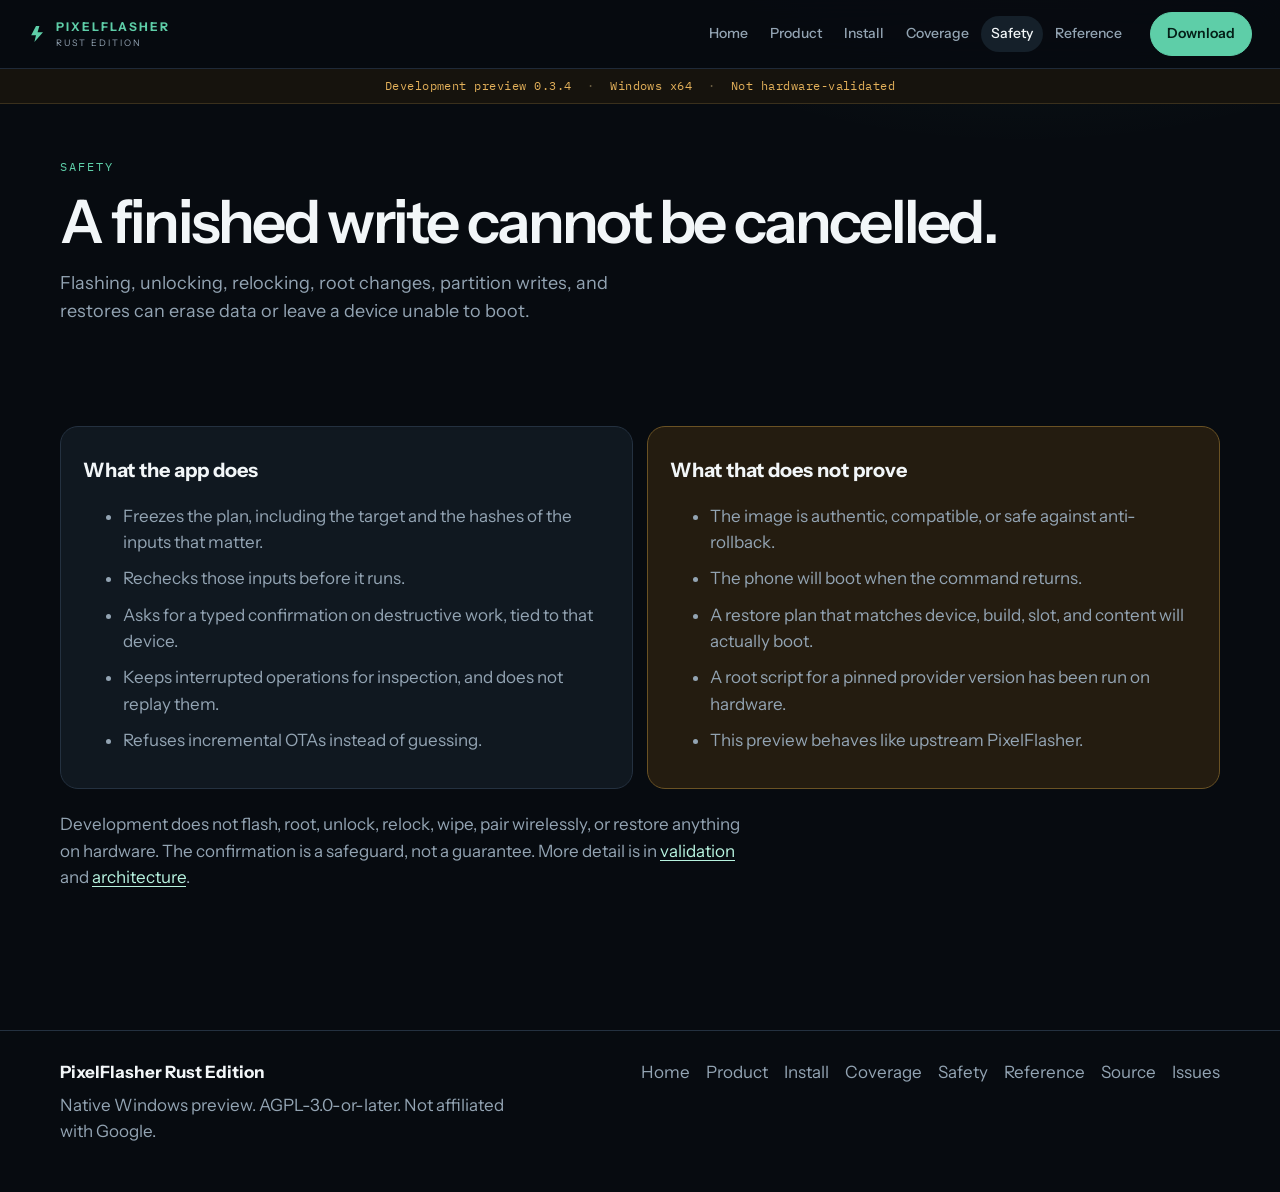
<file: docs/safety.html>
<!DOCTYPE html>
<html lang="en">
<head>
  <meta charset="utf-8">
  <meta name="viewport" content="width=device-width, initial-scale=1">
  <title>Safety · PixelFlasher Rust Edition</title>
  <meta name="description" content="What PixelFlasher Rust Edition checks before a device write, and what a confirmation does not prove.">
  <meta name="theme-color" content="#070b10">
  <link rel="icon" href="favicon.svg" type="image/svg+xml">
  <link rel="preconnect" href="https://fonts.googleapis.com">
  <link rel="preconnect" href="https://fonts.gstatic.com" crossorigin>
  <link href="https://fonts.googleapis.com/css2?family=IBM+Plex+Mono:wght@400;500&family=Instrument+Sans:ital,wght@0,400;0,500;0,600;0,700;1,400&display=swap" rel="stylesheet">
  <link rel="stylesheet" href="app.css?v=3">
</head>
<body class="sub">
  <a class="skip" href="#content">Skip to content</a>
  <header class="bar">
    <a class="brand" href="index.html">
      <svg width="18" height="18" viewBox="0 0 18 18" aria-hidden="true"><path d="M8 1 3.2 10.2H8L6.4 17 15 7.2H9.6L11.4 1Z" fill="#5ecea8"/></svg>
      <span><b>PIXELFLASHER</b><small>RUST EDITION</small></span>
    </a>
    <nav class="nav" aria-label="Site">
      <a href="index.html">Home</a>
<a href="product.html">Product</a>
<a href="install.html">Install</a>
<a href="coverage.html">Coverage</a>
<a href="safety.html" aria-current="page">Safety</a>
<a href="reference.html">Reference</a>
    </nav>
    <a class="btn" href="https://github.com/contactjayclatty/PixelFlasher-Rust-Edition/releases">Download</a>
  </header>
  <div class="ribbon">Development preview 0.3.4 <span>·</span> Windows x64 <span>·</span> Not hardware-validated</div>
  <main id="content">
    
<div class="wrap page">
  <p class="kicker">Safety</p>
  <h1>A finished write cannot be cancelled.</h1>
  <p class="lede">Flashing, unlocking, relocking, root changes, partition writes, and restores can erase data or leave a device unable to boot.</p>
</div>
<section class="wrap section">
  <div class="two">
    <article class="stack">
      <h3>What the app does</h3>
      <ul>
        <li>Freezes the plan, including the target and the hashes of the inputs that matter.</li>
        <li>Rechecks those inputs before it runs.</li>
        <li>Asks for a typed confirmation on destructive work, tied to that device.</li>
        <li>Keeps interrupted operations for inspection, and does not replay them.</li>
        <li>Refuses incremental OTAs instead of guessing.</li>
      </ul>
    </article>
    <article class="stack amber">
      <h3>What that does not prove</h3>
      <ul>
        <li>The image is authentic, compatible, or safe against anti-rollback.</li>
        <li>The phone will boot when the command returns.</li>
        <li>A restore plan that matches device, build, slot, and content will actually boot.</li>
        <li>A root script for a pinned provider version has been run on hardware.</li>
        <li>This preview behaves like upstream PixelFlasher.</li>
      </ul>
    </article>
  </div>
  <p class="intro" style="margin-top:22px">Development does not flash, root, unlock, relock, wipe, pair wirelessly, or restore anything on hardware. The confirmation is a safeguard, not a guarantee. More detail is in <a href="https://github.com/contactjayclatty/PixelFlasher-Rust-Edition/blob/main/docs/VALIDATION.md">validation</a> and <a href="https://github.com/contactjayclatty/PixelFlasher-Rust-Edition/blob/main/docs/ARCHITECTURE.md">architecture</a>.</p>
</section>

  </main>
  <footer class="foot">
    <div class="wrap foot-grid">
      <div>
        <strong>PixelFlasher Rust Edition</strong>
        <p>Native Windows preview. AGPL-3.0-or-later. Not affiliated with Google.</p>
      </div>
      <div class="foot-links">
        <a href="index.html">Home</a>
        <a href="product.html">Product</a>
        <a href="install.html">Install</a>
        <a href="coverage.html">Coverage</a>
        <a href="safety.html">Safety</a>
        <a href="reference.html">Reference</a>
        <a href="https://github.com/contactjayclatty/PixelFlasher-Rust-Edition">Source</a>
        <a href="https://github.com/contactjayclatty/PixelFlasher-Rust-Edition/issues">Issues</a>
      </div>
    </div>
  </footer>
</body>
</html>
</file>
<file: docs/app.css>
:root {
  --bg: #070b10;
  --bg-2: #0c1218;
  --card: #101820;
  --card-2: #141e28;
  --line: #243140;
  --line-2: #314556;
  --mint: #5ecea8;
  --mint-2: #b7f3df;
  --ink: #f2f6f8;
  --muted: #93a4b3;
  --amber: #e4b15a;
  --amber-bg: #241c10;
  --amber-line: #6a5224;
  --red: #e7b1b1;
  --shadow: 0 30px 80px rgba(0, 0, 0, .45);
  --sans: "Instrument Sans", "Segoe UI", sans-serif;
  --mono: "IBM Plex Mono", ui-monospace, monospace;
  --max: 1160px;
}
* { box-sizing: border-box; }
html { scroll-behavior: smooth; }
body {
  margin: 0;
  background:
    radial-gradient(900px 480px at 80% -10%, rgba(94, 206, 168, .09), transparent 55%),
    var(--bg);
  color: var(--ink);
  color-scheme: dark;
  font-family: var(--sans);
  font-size: 17px;
  line-height: 1.55;
}
a { color: var(--mint-2); text-underline-offset: 3px; }
a:hover { color: white; }
img { max-width: 100%; display: block; }
:focus-visible { outline: 2px solid var(--mint); outline-offset: 3px; }
.skip {
  position: absolute; left: 16px; top: -48px; background: var(--mint); color: #042018;
  padding: 8px 12px; border-radius: 8px; z-index: 9;
}
.skip:focus { top: 12px; }

.bar {
  position: sticky; top: 0; z-index: 5;
  display: flex; align-items: center; gap: 18px;
  flex-wrap: nowrap;
  padding: 12px 28px;
  background: rgba(7, 11, 16, .9);
  border-bottom: 1px solid rgba(36, 49, 64, .85);
  backdrop-filter: blur(16px);
}
.brand { display: flex; align-items: center; gap: 10px; color: inherit; text-decoration: none; flex: 0 0 auto; }
.brand b { display: block; letter-spacing: .16em; font-size: 12px; color: var(--mint); }
.brand small { display: block; letter-spacing: .22em; font-size: 9px; color: var(--muted); }
.nav { display: flex; gap: 2px; flex-wrap: nowrap; margin-left: auto; }
.nav a {
  color: var(--muted); text-decoration: none; font-size: 14px; font-weight: 500;
  padding: 7px 10px; border-radius: 999px; white-space: nowrap;
}
.nav a:hover { color: var(--ink); background: rgba(255,255,255,.04); }
.nav a[aria-current="page"] { color: var(--ink); background: #15202a; }
.btn, .btn-ghost {
  display: inline-flex; align-items: center; justify-content: center;
  text-decoration: none; border-radius: 999px; padding: 10px 16px;
  font-weight: 600; font-size: 14px;
}
.btn { background: var(--mint); color: #042018; border: 1px solid var(--mint); }
.btn:hover { background: white; color: #042018; }
.btn-ghost { background: transparent; color: var(--ink); border: 1px solid var(--line-2); }
.btn-ghost:hover { border-color: var(--mint); color: white; }
.ribbon {
  text-align: center; font-family: var(--mono); font-size: 12px; letter-spacing: .04em;
  color: var(--amber); background: #16130d; border-bottom: 1px solid #3a301c;
  padding: 8px 16px;
}
.ribbon span { color: #6d6044; padding: 0 8px; }
.wrap { width: min(var(--max), calc(100% - 40px)); margin: 0 auto; }

.hero {
  display: grid; grid-template-columns: minmax(0, .95fr) minmax(0, 1.05fr);
  gap: 36px; align-items: center;
  margin: 28px auto 0; padding: 36px;
  background: linear-gradient(180deg, rgba(94,206,168,.12), transparent 120px), var(--card);
  border: 1px solid var(--line); border-radius: 28px;
}
.kicker { margin: 0 0 14px; color: var(--mint); font-family: var(--mono); font-size: 12px; letter-spacing: .16em; text-transform: uppercase; }
h1 { margin: 0; font-size: clamp(42px, 5.4vw, 68px); line-height: 1.02; letter-spacing: -.045em; font-weight: 600; }
.lede { margin: 18px 0 0; color: var(--muted); font-size: 18px; max-width: 46ch; }
.actions { display: flex; gap: 10px; flex-wrap: wrap; margin-top: 26px; }
.frame {
  background: #0c141c; border: 1px solid var(--line); border-radius: 18px; overflow: hidden;
  box-shadow: var(--shadow);
}
.frame-bar { display: flex; align-items: center; gap: 8px; padding: 10px 14px; border-bottom: 1px solid var(--line); color: var(--muted); font-size: 12px; font-family: var(--mono); }
.dots { display: flex; gap: 6px; }
.dots i { width: 8px; height: 8px; border-radius: 50%; background: #2c3c4c; display: block; }
.dots i:first-child { background: var(--mint); }
.frame img { width: 100%; }

.stats { display: grid; grid-template-columns: repeat(4, 1fr); border-top: 1px solid var(--line); border-bottom: 1px solid var(--line); }
.stat { padding: 22px 18px; border-left: 1px solid var(--line); }
.stat:first-child { border-left: 0; padding-left: 0; }
.stat b, .stat strong { display: block; font-size: 22px; font-weight: 600; letter-spacing: -.03em; }
.stat span, .stat em { display: block; margin-top: 4px; color: var(--muted); font-size: 13px; font-style: normal; }

.section { padding: 72px 0; }
.section h2 { margin: 0 0 10px; font-size: clamp(32px, 4vw, 46px); letter-spacing: -.04em; line-height: 1.05; font-weight: 600; }
.section .intro { color: var(--muted); max-width: 62ch; margin: 0 0 28px; }

.grid-3 { display: grid; grid-template-columns: repeat(3, 1fr); gap: 14px; }
.card, .ws, .choice, .status-card {
  background: var(--card); border: 1px solid var(--line); border-radius: 18px; padding: 20px;
}
.card h3, .ws h3, .choice h3 { margin: 8px 0; font-size: 20px; letter-spacing: -.02em; }
.card p, .ws p, .choice p { margin: 0; color: var(--muted); }
.num { font-family: var(--mono); color: var(--mint); font-size: 12px; letter-spacing: .12em; }

.split { display: grid; grid-template-columns: 1fr 1fr; gap: 14px; }
.choice.good { background: linear-gradient(180deg, rgba(94,206,168,.08), transparent 80px), var(--card); }
.choice em { font-style: normal; color: var(--mint); font-family: var(--mono); font-size: 12px; letter-spacing: .12em; }
.choice.warn em { color: var(--amber); }

.shots { display: grid; grid-template-columns: 1.2fr .8fr; gap: 14px; }
.shot { margin: 0; background: var(--card); border: 1px solid var(--line); border-radius: 18px; overflow: hidden; }
.shot figcaption { padding: 14px 16px 16px; color: var(--muted); font-size: 14px; }
.shot img { width: 100%; background: #0c141c; }

.flow { display: grid; grid-template-columns: repeat(6, 1fr); gap: 8px; }
.flow div { background: var(--bg-2); border: 1px solid var(--line); border-radius: 14px; padding: 14px; min-height: 96px; }
.flow b { display: block; font-family: var(--mono); color: var(--mint); font-size: 12px; font-weight: 500; }
.flow span { display: block; margin-top: 8px; font-size: 15px; }

.band {
  display: flex; justify-content: space-between; gap: 24px; align-items: center;
  padding: 28px; border-radius: 22px; border: 1px solid var(--line);
  background: linear-gradient(90deg, #10241e, #101820 55%);
}
.band h2 { margin: 0 0 6px; font-size: 32px; letter-spacing: -.03em; }
.band p { margin: 0; color: var(--muted); }

.page { padding: 54px 0 20px; }
.page h1 { font-size: clamp(40px, 5vw, 60px); max-width: 16em; }
.page .lede { margin-bottom: 8px; }

.timeline { list-style: none; margin: 0; padding: 0; display: grid; gap: 0; }
.timeline li { display: grid; grid-template-columns: 72px 1fr; gap: 18px; padding: 8px 0 22px; }
.timeline b { font-family: var(--mono); color: var(--mint); font-size: 13px; padding-top: 4px; }
.timeline h3 { margin: 0 0 6px; font-size: 22px; }
.timeline p { margin: 0; color: var(--muted); }
.rule { border-top: 1px solid var(--line); }

.bento { display: grid; grid-template-columns: 1.3fr 1fr 1fr; gap: 12px; }
.ws.feature { grid-row: span 2; background:
  linear-gradient(180deg, rgba(94,206,168,.1), transparent 120px), var(--card); }
.ws .tag { font-family: var(--mono); font-size: 11px; letter-spacing: .14em; color: var(--muted); }

.pills { display: flex; gap: 8px; flex-wrap: wrap; margin: 8px 0 22px; }
.pill { font-size: 12px; font-family: var(--mono); letter-spacing: .04em; border-radius: 999px; padding: 5px 10px; border: 1px solid var(--line); color: var(--muted); }
.pill.in { color: var(--mint-2); border-color: #1f6b52; background: #10241e; }
.pill.part { color: var(--amber); border-color: var(--amber-line); background: var(--amber-bg); }
.pill.no { color: var(--red); border-color: #5a3030; background: #241416; }

.rows { display: grid; gap: 10px; }
.row {
  display: grid; grid-template-columns: 220px 140px 1fr; gap: 16px; align-items: start;
  padding: 16px 18px; border: 1px solid var(--line); border-radius: 16px; background: var(--card);
}
.row strong { font-weight: 600; }
.row p { margin: 0; color: var(--muted); }
.badge { font-family: var(--mono); font-size: 12px; color: var(--mint-2); }
.badge.part { color: var(--amber); }
.badge.plan { color: #c5d4e0; }
.badge.no { color: var(--red); }

.two { display: grid; grid-template-columns: 1fr 1fr; gap: 14px; }
.stack { background: var(--card); border: 1px solid var(--line); border-radius: 18px; padding: 8px 22px 18px; }
.stack h3 { margin-bottom: 0; }
.stack li { margin: 10px 0; color: var(--muted); }
.stack.amber { background: var(--amber-bg); border-color: var(--amber-line); }

pre {
  margin: 14px 0 22px; padding: 16px 18px; overflow: auto;
  background: #0b1218; border: 1px solid var(--line); border-radius: 16px;
  font-family: var(--mono); font-size: 13.5px; line-height: 1.65; color: #d5e2ea;
}
pre .label { display: block; color: var(--muted); margin-bottom: 8px; }

.table-wrap { overflow-x: auto; border: 1px solid var(--line); border-radius: 16px; }
table { width: 100%; border-collapse: collapse; font-size: 15px; }
th, td { text-align: left; padding: 12px 14px; vertical-align: top; border-bottom: 1px solid var(--line); }
th { color: var(--muted); font-size: 12px; letter-spacing: .08em; text-transform: uppercase; background: #0d141b; }
tr:last-child td { border-bottom: 0; }
code { font-family: var(--mono); font-size: .92em; }

.foot { border-top: 1px solid var(--line); margin-top: 40px; padding: 28px 0 48px; color: var(--muted); }
.foot-grid { display: flex; justify-content: space-between; gap: 28px; }
.foot strong { color: var(--ink); }
.foot p { margin: 6px 0 0; max-width: 42ch; }
.foot-links { display: flex; flex-wrap: wrap; gap: 8px 16px; align-content: start; }
.foot-links a { color: var(--muted); text-decoration: none; }
.foot-links a:hover { color: white; }
.miss { padding: 18vh 0 10vh; }
.miss h1 { max-width: none; }

@media (max-width: 980px) {
  .hero, .stats, .grid-3, .split, .shots, .flow, .bento, .two, .row, .foot-grid { grid-template-columns: 1fr; }
  .ws.feature { grid-row: auto; }
  .bar { flex-wrap: wrap; padding: 12px 16px; }
  .nav { order: 3; width: 100%; flex-wrap: wrap; margin-left: 0; }
  .wrap { width: min(var(--max), calc(100% - 28px)); }
  .hero { padding-top: 36px; }
  .band { flex-direction: column; align-items: flex-start; }
  .timeline li { grid-template-columns: 48px 1fr; }
}
</file>
